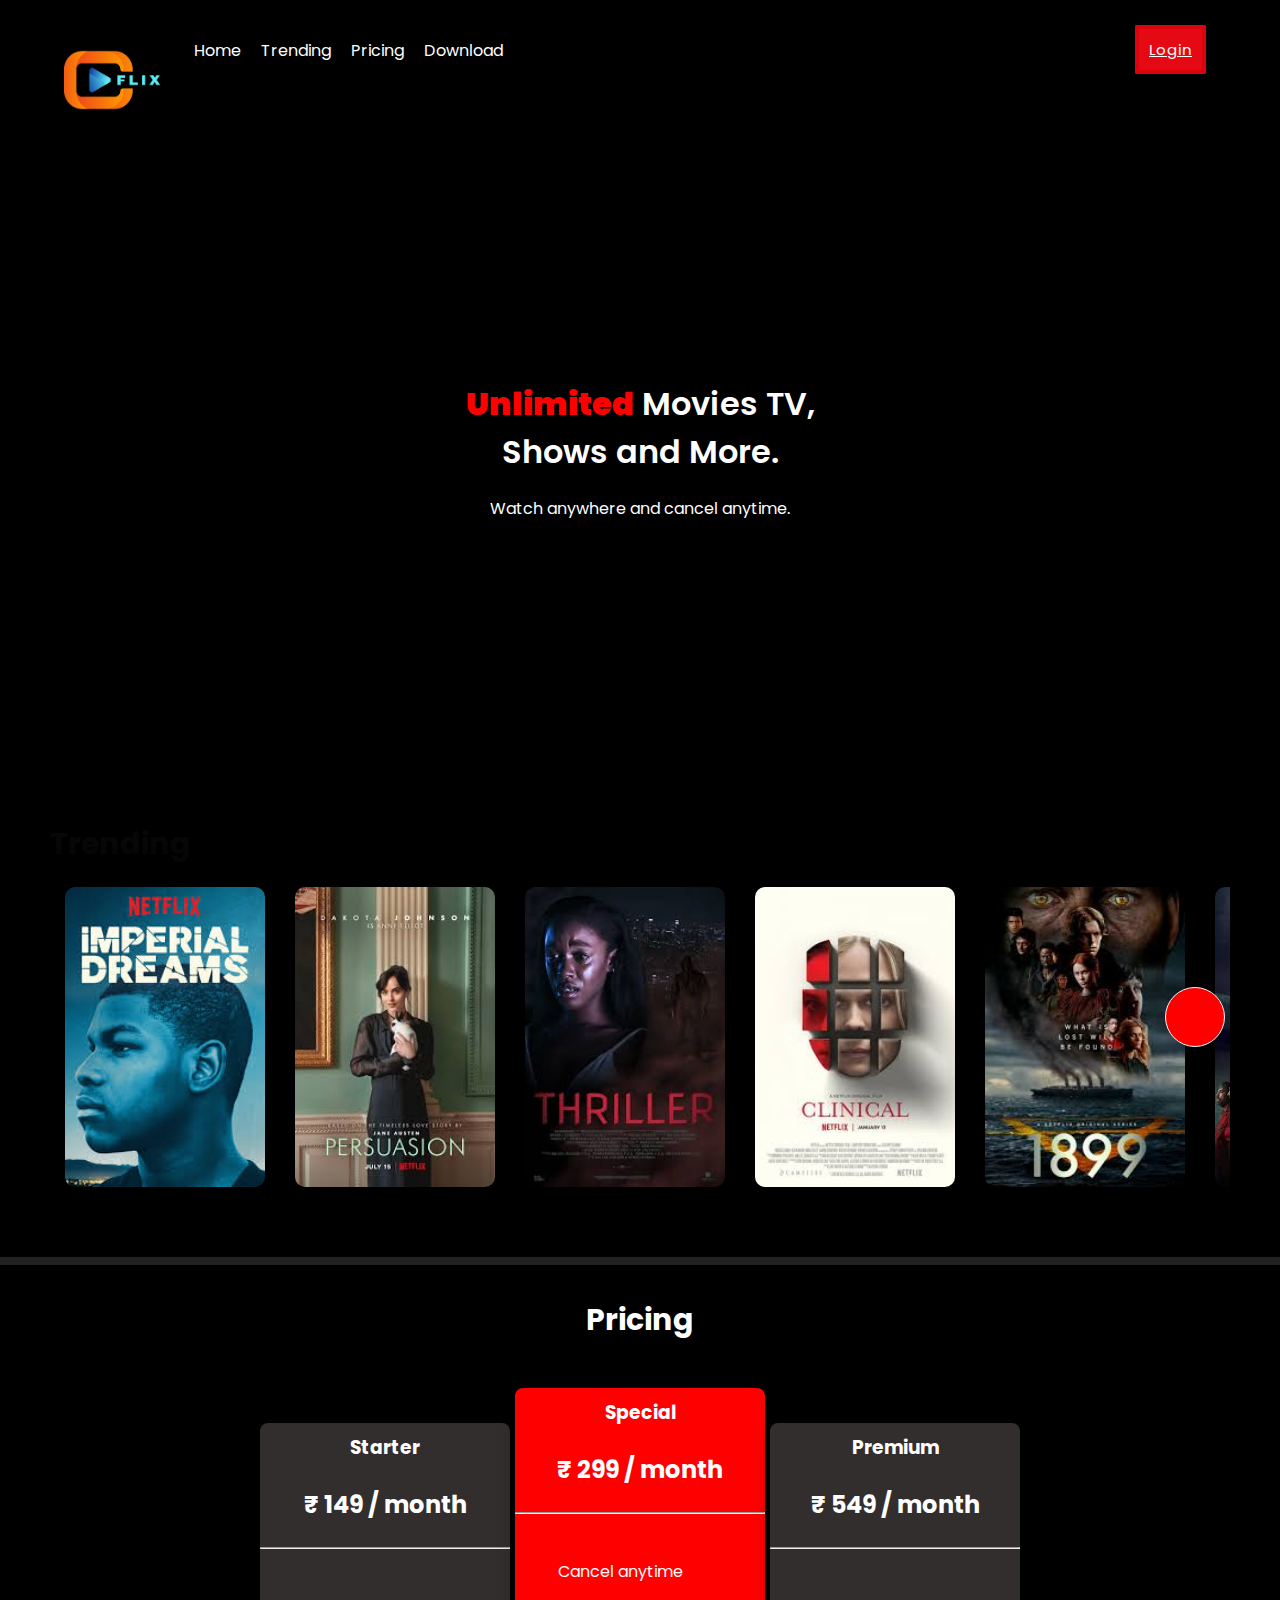
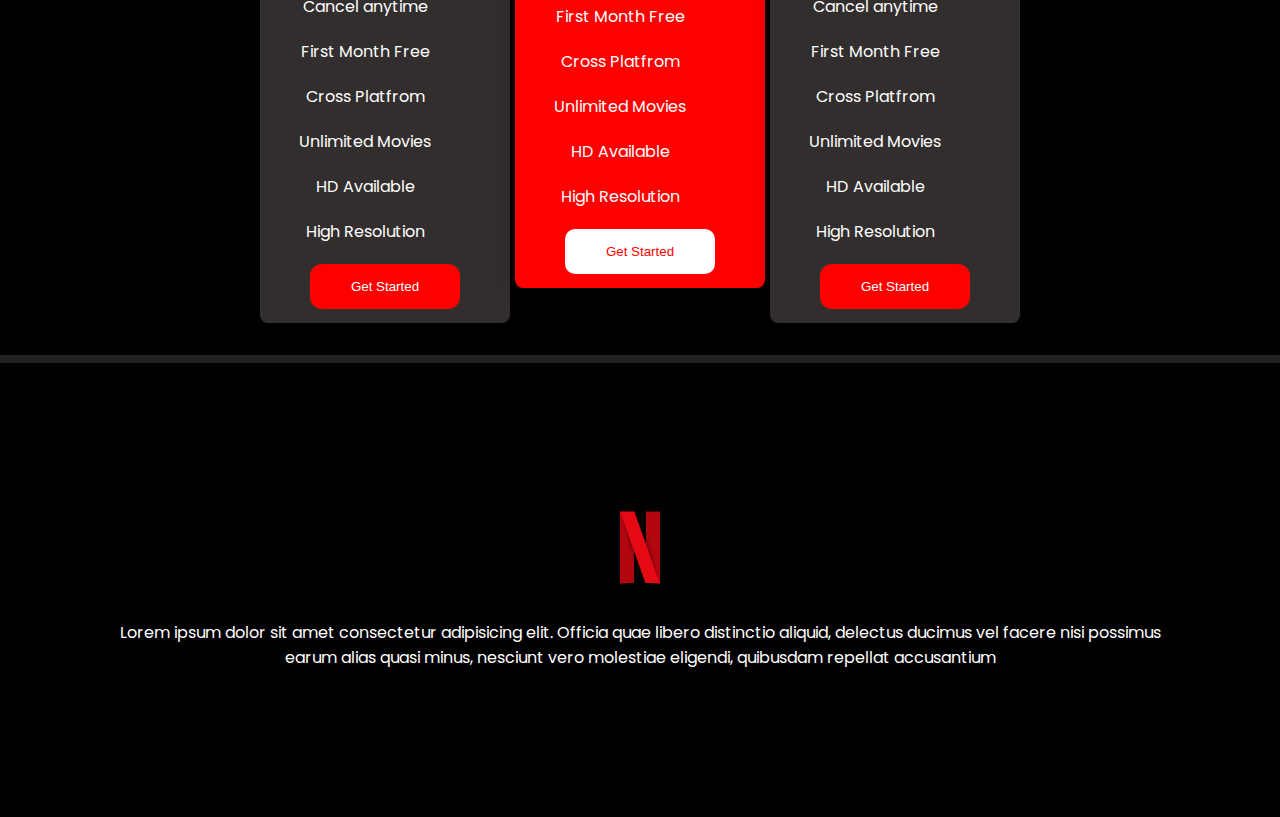
<file: landing.html>
<html>

<head>
    <meta name="description" content="Hello this is my first web page!." />
    <meta name="viewport" content="width=device-width, initial-scale=1.0" />
    <link rel="stylesheet" href="./src/css/landing.css" />
    <link rel="stylesheet" href="https://pro.fontawesome.com/releases/v5.10.0/css/all.css"
        integrity="sha384-AYmEC3Yw5cVb3ZcuHtOA93w35dYTsvhLPVnYs9eStHfGJvOvKxVfELGroGkvsg+p" crossorigin="anonymous" />
    <link rel="preconnect" href="https://fonts.googleapis.com" />
    <link rel="preconnect" href="https://fonts.gstatic.com" crossorigin />
    <link
        href="https://fonts.googleapis.com/css2?family=Poppins:ital,wght@0,100;0,200;0,300;0,400;0,500;0,600;0,700;0,800;0,900;1,100;1,200;1,300;1,400;1,500;1,600;1,700;1,800;1,900&display=swap"
        rel="stylesheet" />
    <title>Netflix India - Watch TV Shows Online, Watch Movies Online</title>
    <link rel="icon" href="./netflix-images/prime-logo.png" />
</head>

<body>
    <header>
        <nav class="navbar">
            <div class="navbar-brand">
                <img src="./netflix-images/prime-logo.png" alt="logo" class="brand-logo" />
                <ul class="nav-options" style="margin-left: 30px;">
                    <li><a href="#">Home</a></li>
                    <li><a href="#">Trending</a></li>
                    <li><a href="#">Pricing</a></li>
                    <li><a href="#">Download</a></li>
                    <!-- <li><a href="#">Search</a></li> -->
                </ul>
            </div>

            <div class="buttons">
                <a href="./Signin.html">Login</a>
                
            </div>
    </header>
    <main>
        <section class="hero">
            <div class="hero__bg__image__container">
                <!-- <img src="https://assets.nflxext.com/ffe/siteui/vlv3/9c5457b8-9ab0-4a04-9fc1-e608d5670f1a/710d74e0-7158-408e-8d9b-23c219dee5df/IN-en-20210719-popsignuptwoweeks-perspective_alpha_website_small.jpg"
                    alt="BG hero image" class="hero__bg__image" /> -->
            </div>
            <div class="hero__bg__overlay"></div>

            <div class="hero__card">
                <h1 class="hero__title"><span style="color: red;"><b>Unlimited</b></span>
                    Movies TV,<br />
                    Shows and More.
                </h1>
                <p class="hero__subtitle">Watch anywhere and cancel anytime.</p>
        </section>
        <section id="movie-card">
            <div class="card-heading">
                <h2>Trending</h2>
            </div>
            <div id="carousel" class="container">
                <div class="control-container">
                    <div id="left-scroll-button" class="left-scroll button scroll">
                        <i class="fa fa-chevron-left" aria-hidden="true"></i>
                    </div>
                    <div id="right-scroll-button" class="right-scroll button scroll">
                        <i class="fa fa-chevron-right" aria-hidden="true"></i>
                    </div>
                </div>

                <div class="items" id="carousel-items">
                    <div class="item">
                        <img class="item-image" src="../images/download (1).jpeg" />
                        <!-- <span class="item-load-icon button opacity-none"><i class="fa fa-play"></i></span> -->
                    </div>
                    <div class="item">
                        <img class="item-image" src="../images/download (2).jpeg" />
                        <!-- <span class="item-load-icon button opacity-none"><i class="fa fa-play"></i></span> -->
                    </div>
                    <div class="item">
                        <img class="item-image" src="../images/download (3).jpeg" />
                        <!-- <span class="item-load-icon button opacity-none"><i class="fa fa-play"></i></span> -->
                    </div>
                    <div class="item">
                        <img class="item-image" src="../images/download (4).jpeg" />
                        <!-- <span class="item-load-icon button opacity-none"><i class="fa fa-play"></i></span> -->
                    </div>
                    <div class="item">
                        <img class="item-image" src="../images/download.jpeg" />
                        <!-- <span class="item-load-icon button opacity-none"><i class="fa fa-play"></i></span> -->
                    </div>
                    <div class="item">
                        <img class="item-image" src="../images/images (1).jpeg" />
                        <!-- <span class="item-load-icon button opacity-none"><i class="fa fa-play"></i></span> -->
                    </div>
                    <div class="item">
                        <img class="item-image" src="../images/images (2).jpeg" />
                        <!-- <span class="item-load-icon button opacity-none"><i class="fa fa-play"></i></span> -->
                    </div>
                    <div class="item">
                        <img class="item-image" src="../images/images (3).jpeg" />
                        <!-- <span class="item-load-icon button opacity-none"><i class="fa fa-play"></i></span> -->
                    </div>
                    <div class="item">
                        <img class="item-image" src="../images/images (4).jpeg" />
                        <!-- <span class="item-load-icon button opacity-none"><i class="fa fa-play"></i></span> -->
                    </div>
                    <div class="item">
                        <img class="item-image" src="./images/images (5).jpeg" />
                        <!-- <span class="item-load-icon button opacity-none"><i class="fa fa-play"></i></span> -->
                    </div>
                </div>
            </div>

        </section>
        <section id="prize">
            <div class="prize-heading">
                <h2>Pricing</h2>
            </div>
            <div class="container">
                <div class="d-flex">
                    <div class="main">
                        <div class="carda">
                            <div class="heding" id="sec">
                                <h3 id="hed">Starter</h3>
                                <br>
                                <h2><span>₹ 149 / month</span></h2>
                            </div>
                            <br>
                            <hr>
                            <br>
                            <div class="lista">
                                <ul>
                                    <li>Cancel anytime</li>
                                    <li>First Month Free</li>
                                    <li>Cross Platfrom</li>
                                    <li>Unlimited Movies</li>
                                    <li>HD Available</li>
                                    <li>High Resolution</li>
                                </ul>
                            </div>
                            <button class="btn">Get Started</button>
                        </div>
                        <div class="card">
                            <div class="heding" id="sec">
                                <h3 id="hed">Special</h3>
                                <br>
                                <h2><span>₹ 299 / month</span></h2>
                            </div>
                            <br>
                            <hr>
                            <br>
                            <div class="lista">
                                <ul>
                                    <li>Cancel anytime</li>
                                    <li>First Month Free</li>
                                    <li>Cross Platfrom</li>
                                    <li>Unlimited Movies</li>
                                    <li>HD Available</li>
                                    <li>High Resolution</li>
                                </ul>
                            </div>
                            <button class="btnc">Get Started</button>
                        </div>
                        <div class="carda">
                            <div class="heding" id="sec">
                                <h3 id="hed">Premium</h3>
                                <br>
                                <h2><span>₹ 549 / month</span></h2>
                            </div>
                            <br>
                            <hr>
                            <br>
                            <div class="lista">
                                <ul>
                                    <li>Cancel anytime</li>
                                    <li>First Month Free</li>
                                    <li>Cross Platfrom</li>
                                    <li>Unlimited Movies</li>
                                    <li>HD Available</li>
                                    <li>High Resolution</li>
                                </ul>
                            </div>
                            <button class="btn">Get Started</button>
                        </div>

                    </div>
                </div>
            </div>
        </section>
        
            <footer id="bottom">
                <div class="footer-content">
                    <div class="logo-image">
                        <img src="../images/logoN.png" alt="logoN" width="100" height="100" />
                    </div>
                    <p>Lorem ipsum dolor sit amet consectetur adipisicing elit. Officia quae libero distinctio aliquid, delectus
                        ducimus vel facere nisi possimus earum alias quasi minus, nesciunt vero molestiae eligendi, quibusdam
                        repellat accusantium</p>
                        <div class="social-icons">
                            <a href="#" class="social-icon"><i class="fab fa-twitter"></i></a>
                            <a href="#" class="social-icon"><i class="fab fa-instagram"></i></a>
                            <a href="#" class="social-icon"><i class="fab fa-facebook"></i></a>
                        </div>
                </div>
            </footer>

        <script type="text/javascript" src="./src/js/landing.js"></script>

    </main>
</body>

</html>
</file>
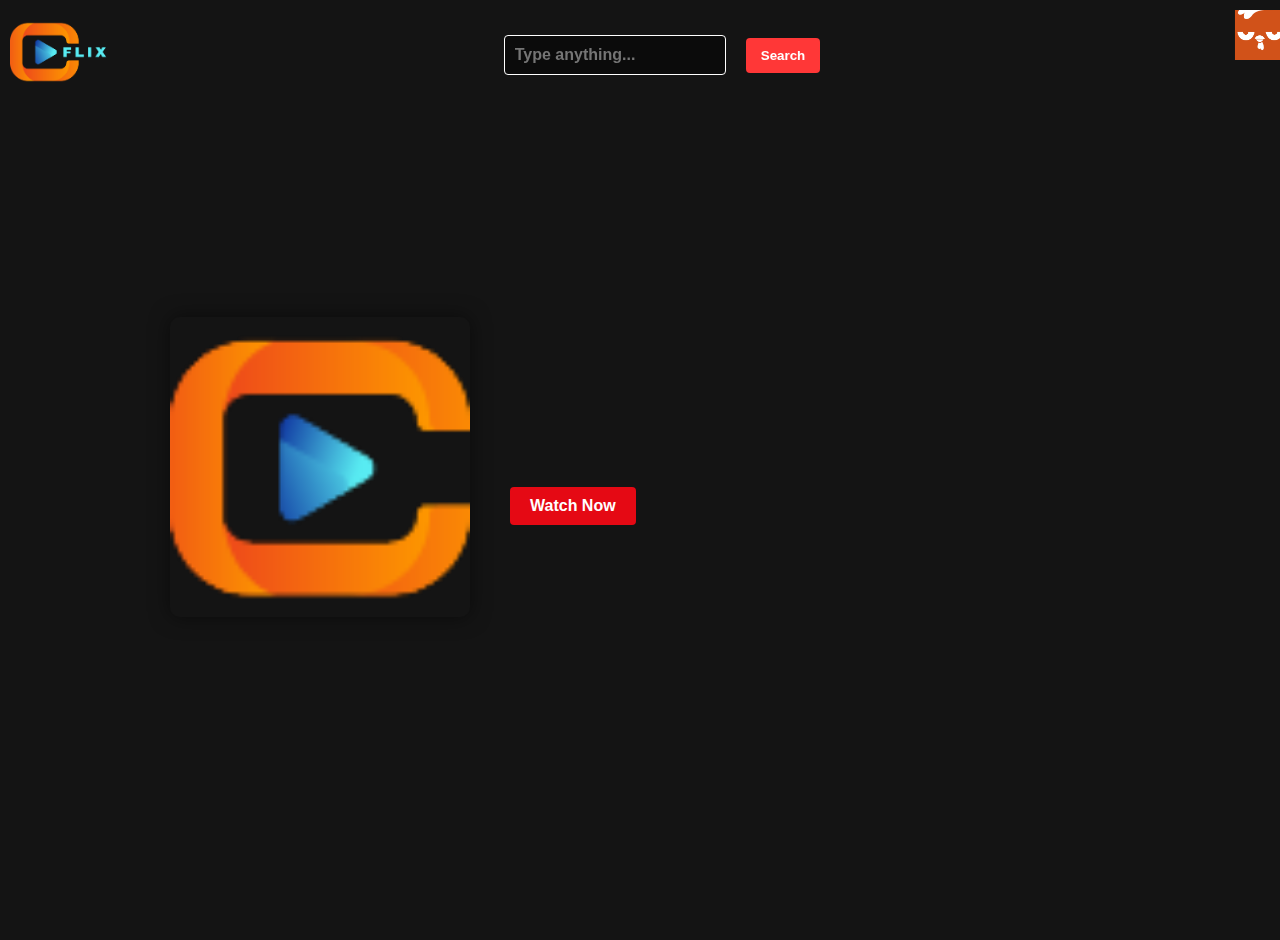
<file: movie.html>
<!DOCTYPE html>
<html lang="en">

<head>
    <meta charset="UTF-8">
    <meta name="viewport" content="width=device-width, initial-scale=1.0">
    <link href="https://fonts.googleapis.com/css2?family=Poppins:wght@400;600;700&display=swap" rel="stylesheet">
    <link rel="stylesheet" href="https://cdnjs.cloudflare.com/ajax/libs/font-awesome/5.15.3/css/all.min.css">

    <link rel="icon" href="netflix-images/icon.png" type="image/png">
    <title>Movie Details</title>
    <link rel="stylesheet" href="./src/css/movstyle.css">
</head>

<body>
    
    <div class="nav" id="nav">
        <a href="index.html">
            <img src="netflix-images/prime-logo.png" alt="" class="nav_logo"></a>
            <div class="search-container">
                <input type="text" id="searchInput" class="banner_button" placeholder="Type anything...">
                <button class="banner_button" onclick="searchMovies()">Search</button>
            </div>
            <a href="#">
            
            <div class="user-profile">
                <img src="netflix-images/netflix-avatar.png" alt="" class="nav_avatar"></a>
                <div class="profile-options">
                  <ul>
                    <li><i class="fas fa-exchange-alt"></i><a href="./transfer.html"> Transfer Profiles</a></li>
                    <li><i class="fas  fa-user"></i><a href="./account.html"> Account </a></li>
                    <hr>
                    <li class="sign-out">
                        <a href="./landing.html"> Sign Out</a></li>
                  </ul>
                </div>
              </div>
     </div>
       

	 
	
    <div class="movie-details-container">
        <div class="backdrop-image"></div>
        <div class="content-container">
            <div class="movie-poster">
                <img src="netflix-images/icon2.png" alt="Movie Poster" id="moviePoster">
            </div>
            <div class="movie-info">
                <h1 id="movieTitle"></h1>
                <div class="details">
                    <div id="movieDetails"></div>
                    <div class="info-row">
                        <div class="rating">
                            <span id="rating"></span>
                        </div>
                        <div class="genre" id="genre"></div>
                        <div class="runtime" id="runtime"></div>
                        <div class="year" id="year"></div>
                    </div>
                </div>
                <div class="synopsis" id="synopsis"></div>
                <div class="actions">
                   
			    <button id="openPopupBtn" class="watch-btn">Watch Now</button>

    <div id="videoPopup" class="popup">
        <div class="popup-content">
            <span class="close">&times;</span>
            <iframe id="video-frame" src="" frameborder="0" allowfullscreen></iframe>
        </div>
    </div>
                </div>
            </div>
        </div>
    </div>
    <div class="row">
        <div class="row_posters" id="searchResults"></div>
    </div>


<script src="./src/js/movie.js"></script>

</body>

</html>
</file>
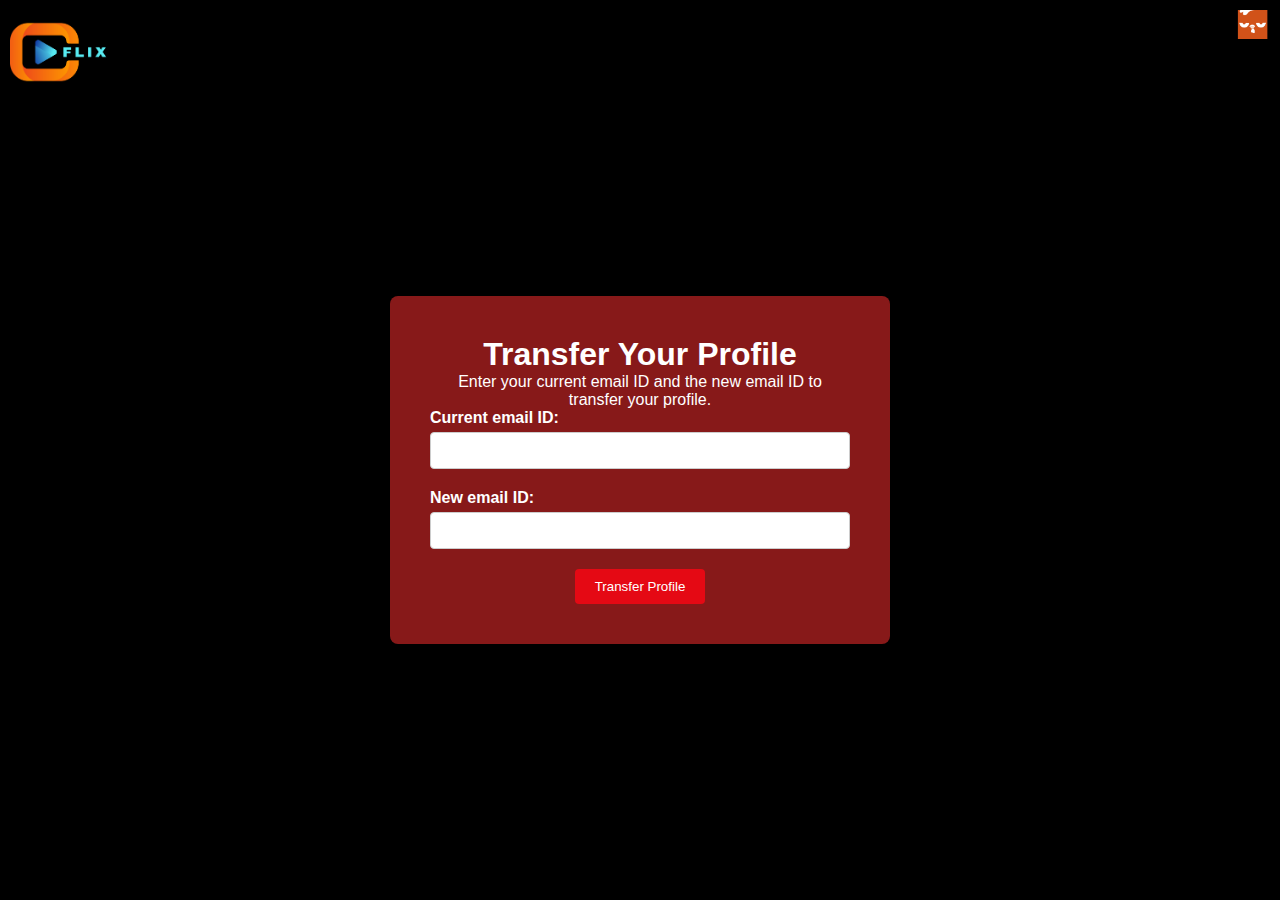
<file: transfer.html>
<!DOCTYPE html>
<html lang="en">
<head>
    <meta charset="UTF-8">
    <meta name="viewport" content="width=device-width, initial-scale=1.0">
    <title>Transfer Your Profile</title>
    <link rel="stylesheet" href="https://cdnjs.cloudflare.com/ajax/libs/font-awesome/5.15.3/css/all.min.css">
    <link rel="stylesheet" href="./src/css/transfer.css">
    <link rel="stylesheet" href="./src/css/styles.css">
    
    
</head>
<body>
    <div class="nav" id="nav">
        <a href="index.html">
            <img src="netflix-images/prime-logo.png" alt="" class="nav_logo"></a>
            
        <a href="#">
            
          <div class="user-profile">
            <img src="netflix-images/netflix-avatar.png" alt="" class="nav_avatar"></a>
            <div class="profile-options">
              <ul>
                <li><i class="fas fa-exchange-alt"></i><a href="./transfer.html"> Transfer Profiles</a></li>
                <li><i class="fas  fa-user"></i><a href="./account.html"> Account </a></li>
                <hr>
                <li class="sign-out">
                    <a href="./landing.html"> Sign Out</a></li>
              </ul>
            </div>
          </div>
            
    </div>
    <br>
    <br>
    <br>
    <br>
    <br>
    <div class="container">
     
     <main>
        <div class="transfer-container">
          <h1>Transfer Your Profile</h1>
          <p>Enter your current email ID and the new email ID to transfer your profile.</p>
          <form>
            <div class="form-group">
              <label for="current-email">Current email ID:</label>
              <input type="email" id="current-email" name="current-email" required>
            </div>
            <div class="form-group">
              <label for="new-email">New email ID:</label>
              <input type="email" id="new-email" name="new-email" required>
            </div>
            <button type="submit" class="transfer-btn">Transfer Profile</button>
          </form>
        </div>
      </main>
</body>
</html>
</file>
<file: src/css/landing.css>
* {
  margin: 0;
  padding: 0;
  box-sizing: border-box;
}
body {
  background-color: black;
  color: white;
  font-family: "Poppins", sans-serif;
}
/* .navbar {
  position: absolute;
  top: 0;
  width: 100%;
  display: flex;
  justify-content: space-between;
  padding: 3% 5%;
  z-index: 10;
}
.navbar-brand {
  width: 100px;
  height: 100%;
  display: flex;
  justify-content: space-between;
}

.brand-logo {
  width: 100%;
  height: 100%;
}
.nav-options {
  list-style-type: none;
  margin: 0;
  padding: 0;
  display: flex;
}

.nav-options li {
  margin-right: 20px;
}

.nav-options li a {
  color: #fff;
  text-decoration: none;
  transition: color 0.3s;
}

.nav-options li a:hover {
  color: #e50914;
}

.buttons {
  margin-left: 20px;
}

.buttons button {
  background-color: #e50914;
  color: #fff;
  border: none;
  cursor: pointer;
  border: 4px solid #dc030f;
  border-radius: 2px;
  font-size: 15px;
  letter-spacing: 1px;
  font-family: "Poppins", sans-serif;
  padding: 15px 10px;
  width: 150px;
  margin-right: 10px;
  border: none;
} */

/* Default styles */
.navbar {
    position: absolute;
    top: 0;
    width: 100%;
    display: flex;
    justify-content: space-between;
    padding: 3% 5%;
    z-index: 10;
}

.navbar-brand {
    width: 100px;
    height: 100%;
    display: flex;
    justify-content: space-between;
}

.brand-logo {
    width: 100%;
    height: 100%;
}

.nav-options {
    list-style-type: none;
    margin: 0;
    padding: 0;
    display: flex;
}

.nav-options li {
    margin-right: 20px;
}

.nav-options li a {
    color: #fff;
    text-decoration: none;
    transition: color 0.3s;
}

.nav-options li a:hover {
    color: #e50914;
}

.buttons {
    margin-left: 20px;
}

.buttons a {
    background-color: #e50914;
    color: #fff;
    border: 4px solid #dc030f;
    border-radius: 2px;
    font-size: 15px;
    letter-spacing: 1px;
    font-family: "Poppins", sans-serif;
    padding: 10px 10px;
    width: 150px;
    margin-right: 10px;
    cursor: pointer;
}

/* Responsive styles */
@media screen and (max-width: 768px) {
    .navbar {
        padding: 2% 3%; /* Adjust padding for smaller screens */
    }

    .nav-options {
        display: none; /* Hide navigation links by default on smaller screens */
    }

    .buttons {
        margin-left: 10px; /* Adjust margin for buttons on smaller screens */
    }
}

@media screen and (max-width: 576px) {
    .navbar-brand {
        width: 60px; /* Reduce width of brand logo container for smaller screens */
    }

    .buttons button {
        padding: 10px; /* Adjust padding for buttons on smaller screens */
        width: auto; /* Allow button width to adjust based on content */
    }
}


.buttons button:hover {
  background-color: #ff3e3e;
}

.hero__bg__image__container {
  width: 100%;
  height: 69vh;
}

.hero__bg__image {
  width: 100%;
  height: 100%;
  object-fit: cover;
}

.hero__bg__overlay {
  position: absolute;
  inset: 0;
  width: 100%;
  height: 100vh;
  background: rgba(0, 0, 0, 0.4);
  /* background-image: linear-gradient(
    to top,
    rgb(20 20 15) 0,
    rgb(0 0 0 / 7%) 60%,
    rgb(8 7 7 / 80%) 100%
  ); */
  background-image: linear-gradient(rgba(0, 0, 0, 0.6), rgba(0, 0, 0, 0.98)),
    url("https://assets.nflxext.com/ffe/siteui/vlv3/9c5457b8-9ab0-4a04-9fc1-e608d5670f1a/710d74e0-7158-408e-8d9b-23c219dee5df/IN-en-20210719-popsignuptwoweeks-perspective_alpha_website_small.jpg");
}

.hero__card {
  position: absolute;
  top: 50%;
  left: 50%;
  transform: translate(-50%, -50%);
  text-align: center;
  display: flex;
  flex-direction: column;
  gap: 10px;
}

.hero__title {
  font-weight: 600;
  font-size: 2rem;
  color: white;
}

.hero__subtitle {
  font-weight: 400;
  font-size: 1rem;
  color: white;
  margin-top: 10px;
}

.email__input {
  border: none;
  background: transparent;
  width: 100%;
  height: 100%;
  padding-left: 7px;
}
.email__label {
  color: black;
  position: absolute;
  top: 28%;
  left: 2%;
  color: rgb(153, 149, 149);
  transition: 0.5s;
}

.email__form__container {
  display: flex;
  flex-direction: column;
  justify-content: center;
  align-items: center;
  gap: 15px;
  margin-top: 10px;
}

.form__container {
  background-color: white;
  width: 150%;
  height: 50px;
  position: relative;
  border-radius: 20px;
  margin-top: 15px;
}

.email__input:focus + .email__label {
  top: 0.2rem;
  font-size: 10px;
}

.email__input:not(:placeholder-shown).email__input:not(:focus) + .email__label {
  top: 0.2rem;
  font-size: 10px;
}

.email__input:focus-visible {
  outline: none;
}
#movie-card {
  margin: 0;
  padding: 0;
  margin: 200px 50px 0px 50px;
  background-color: black;
}

.card-heading {
  color: white;
  background-color: black;
  font-size: 20px;
  font-family: "Poppins", sans-serif;
}
.items {
  white-space: nowrap;
  flex-flow: row nowrap;
  justify-content: space-between;
  overflow: hidden;
  display: flex;
  align-self: center;
}

.items:hover .item {
  opacity: 0.3;
}
.items:hover .item:hover {
  opacity: 1;
}
.control-container {
  height: 300px;
  position: absolute;
  width: 100%;
  overflow: hidden;
  box-sizing: border-box;
}
.container {
  -webkit-user-select: none;
  -moz-user-select: none;
  -ms-user-select: none;
  user-select: none;
  min-height: 350px;
  position: relative;
  width: 100%;
  box-sizing: border-box;
  overflow: hidden;
  display: flex;
  flex-flow: row nowrap;
  justify-content: center;
  /* margin-top: 100px; */
}
.left-scroll {
  left: 0;
}
.left-scroll i {
  transform: translate(-60%, -50%);
}
.right-scroll {
  right: 0;
}
.right-scroll i {
  transform: translate(-40%, -50%);
}
.scroll {
  position: absolute;
  display: inline-block;
  /* color: #f6f6f6; */
  background-color: red;
  top: 50%;
  transform: translate(0, -50%);
  width: 60px;
  height: 60px;
  border: 1px solid #f6f6f6;
  border-radius: 60px;
  margin: 0 5px;
  z-index: 951;
}
.scroll i {
  font-size: 30px;
  position: relative;
  left: 50%;
  top: 50%;
}

.item {
  position: relative;
  align-self: center;
  width: 200px;
  height: 350px;
  margin: 20px 15px;
  transition: all 0.3s ease-in-out;
  cursor: pointer;
  z-index: 899;
}
.item:hover {
  transform: scale(1.5);
  margin: 30px;
  opacity: 1;
  z-index: 950;
}
.item:hover .opacity-none {
  opacity: 1;
}
.item .item-load-icon {
  left: 50%;
  top: 50%;
  transform: translate(-50%, -50%);
}
.item .opacity-none {
  opacity: 0;
}
.item img.item-image {
  width: 200px;
  height: 300px;
  -o-object-fit: cover;
  object-fit: cover;
  border-radius: 10px;
}

#prize {
  width: 100%;
  border-top: 8px solid #222;
  padding: 2rem 1rem;
}
.prize-heading {
  padding: 0px 0px 40px 0px;
  text-align: center;
  font-size: 20px;
  font-family: "Poppins", sans-serif;
}
.main {
  width: 100%;
  display: flex;
}
.carda {
  display: inline;
  box-sizing: border-box;
  margin: 40px 0px 0px 0px;
  width: 250px;
  box-shadow: 1px black;
  box-shadow: 0 4px 8px 0 rgba(0, 0, 0, 0.2), 0 6px 20px 0 rgba(0, 0, 0, 0.19);
  text-align: center;
  border-radius: 8px;
  background: rgb(51, 46, 46);
  height: 500px;
  color: white;
}
.card {
  display: inline;
  box-sizing: border-box;
  margin: 5px;
  width: 250px;
  box-shadow: 1px black;
  box-shadow: 0 4px 8px 0 rgba(0, 0, 0, 0.2), 0 6px 20px 0 rgba(0, 0, 0, 0.19);
  text-align: center;
  border-radius: 8px;
  background: red;
  height: 500px;
  color: white;
}
.lista ul {
  list-style: none;
  margin-right: 40px;
  font-family: "Poppins", sans-serif;
}
.lista li {
  margin: 20px;
  font-family: "Poppins", sans-serif;
}

.card .carda .heding {
  color: white;
  border-radius: 8px;
  box-sizing: border-box;
  color: white;
  cursor: pointer;
  display: flex;
  flex-direction: column;
  margin: 8px;
  min-height: 83px;
  padding: 10px 16px;
  font-family: "Poppins", sans-serif;
}
.heding {
  margin-top: 10px;
}
.card:hover {
  transform: scale(1.03);
  transition-duration: 0.5s;
}
.carda:hover {
  transform: scale(1.03);
  transition-duration: 0.5s;
}

.btn {
  padding: 15px 10px;
  background: gainsboro;
  color: white;
  border-radius: 12px;
  width: 150px;
  margin: 0px 50px;
  background-color: red;
  border: none;
}
.btnc {
  padding: 15px 10px;
  background: gainsboro;
  color: red;
  border-radius: 10px;
  width: 150px;
  margin: 0px 50px;
  background-color: white;
  border: none;
}

.btn:hover {
  transform: scale(1.03);
  transition-duration: 0.5s;
}

.btn a {
  text-decoration: none;
  color: rgb(28, 19, 19);
}
.btnc:hover {
  transform: scale(1.03);
  transition-duration: 0.5s;
}

.btnc a {
  text-decoration: none;
  color: rgb(28, 19, 19);
}

/* Default styles */
/* #prize {
    width: 100%;
    border-top: 8px solid #222;
    padding: 2rem 1rem;
}

.prize-heading {
    padding: 10px 0px 40px 0px;
    text-align: center;
    font-size: 20px;
    font-family: "Poppins", sans-serif;
}

.main {
    width: 100%;
    display: flex;
    flex-wrap: wrap;
    justify-content: center;
}

.carda{
   box-sizing: border-box;
    margin: 20px;
    width: 250px;
    box-shadow: 0 4px 8px 0 rgba(0, 0, 0, 0.2), 0 6px 20px 0 rgba(0, 0, 0, 0.19);
    text-align: center;
    border-radius: 8px;
    background: rgb(39, 37, 37);
    height: 500px;
    color: white;
    transition: transform 0.5s; 
}
.card {
    box-sizing: border-box;
    margin: 20px;
    width: 250px;
    box-shadow: 0 4px 8px 0 rgba(0, 0, 0, 0.2), 0 6px 20px 0 rgba(0, 0, 0, 0.19);
    text-align: center;
    border-radius: 8px;
    background: red;
    height: 500px;
    color: white;
    transition: transform 0.5s; 
}

.lista ul {
    list-style: none;
    padding: 0;
}

.lista li {
    margin: 20px 0;
    font-family: "Poppins", sans-serif;
}

.btn,
.btnc {
    padding: 15px 10px;
    background: gainsboro;
    color: white;
    border-radius: 12px;
    width: 150px;
    margin: 20px;
    background-color: red;
    border: none;
}

.btnc {
    background-color: white;
    color: red;
}
.btn {
    background-color: white;
    color: red;
}

/* Hover effect */
.carda:hover,
.card:hover {
    transform: scale(1.03);
}

/* Responsive Styles */
/* @media screen and (max-width: 768px) {
    .carda,
    .card {
        width: calc(50% - 40px);
    }
}

@media screen and (max-width: 480px) {
    .carda,
    .card {
        width: calc(100% - 40px);
    }
}  */

.feature {
  border-top: 8px solid #222;
  padding: 2rem 1rem;
}
#bottom{
   width: 100%;
    border-top: 8px solid #222;
    padding: 2rem 1rem;
  background-color: black;

}

footer {
    background-color: #333;
    color: #fff;
    padding: 20px 0;
}

.footer-content {
    max-width: 1200px;
    margin: 80px 80px;
    text-align: center;
}

.logo-image img {
    width: 80px;
    height: auto;
}

.social-icons {
    margin-top: 10px;
}

.social-icon {
    display: inline-block;
    margin: 0 5px;
    font-size: 24px;
    color: #fff;
    text-decoration: none;
}

.social-icon:hover {
    color: #55acee; /* Twitter */
}

.social-icon:nth-child(2):hover {
    color: #3f729b; /* Instagram */
}

.social-icon:last-child:hover {
    color: #3b5998; /* Facebook */
}


.FAQ__accordian {
  width: 100%;
}
.FAQ__title {
  width: 100%;
  display: flex;
  justify-content: space-between;
  padding: 15px 20px;
  font-size: 18px;
  background-color: #303030;
  border: 1px solid #303030;
  color: white;
}

.FAQ__visible {
  background-color: #303030;
  border-top: 1px solid black;
  max-height: 0;
  overflow: hidden;
  transition: max-height 0.5s ease-in-out;
}

.FAQ__visible > p {
  margin: 1rem;
}
.FAQ__list__container {
  border-top: 8px solid #222;
  padding: 2rem 0;
}
.FAQ__heading {
  font-size: 20px;
  text-align: center;
  font-weight: 600;
  margin: 1rem 3rem;
}

.FAQ__list {
  display: flex;
  flex-direction: column;
  justify-content: center;
  align-items: center;
  gap: 10px;
}

.FAQ__get__started__email {
  text-align: center;
}

.FAQ__get__started__email > h3 {
  font-size: 18px;
  font-weight: 400;
  margin: 2rem 0;
}
</file>
<file: src/css/movstyle.css>
/* movstyle.css */
html, body {
    background-color: #141414;
    margin: 0;
    color: #ffffff;
    font-family: 'Poppins', sans-serif;
}

.nav {
    position: fixed;
    width: 100%;
    display: flex;
    justify-content: space-between;
    z-index: 1;
    padding: 10px;
    transition-timing-function: ease-in;
    transition: all 0.5s;
}
.nav_black {
    background-color: black;
    padding: 10px;
}
.nav_logo {
    width: 100px;
    object-fit: contain;
}

.nav_avatar {
    width: 60px;
    object-fit: contain;
}

iframe {
    width: flex;
    padding-top: 56.25%;
    position: relative;
}

iframe iframe {
    position: absolute;
    top: 0;
    left: 0;
    width: flex;
    height: flex;
}

iframe {
    width: 50vw;
    height: calc(60vh - 80px);
    padding: 10px;
    margin-top: auto;

}
.movie-details-container {
    position: relative;
    height: 100vh;
    overflow: hidden;
}

.backdrop-image {
    position: absolute;
    top: 0;
    left: 0;
    width: 100%;
    height: 100%;
    background-size: cover;
    background-position: center;
    filter: blur(20px);
    z-index: -1;
}

.content-container {
    display: flex;
    justify-content: center;
    align-items: center;
    height: 100%;
    padding: 20px;
}

.movie-poster {
    flex: 0 0 300px;
    margin-right: 40px;
}

.movie-poster img {
    width: 100%;
    border-radius: 10px;
    box-shadow: 0 0 20px rgba(0, 0, 0, 0.5);
}

.movie-info {
    flex: 1;
    max-width: 600px;
}

.movie-info h1 {
    font-size: 48px;
    margin-bottom: 20px;
}

.details {
    display: flex;
    flex-direction: column;
    margin-bottom: 20px;
}

.info-row {
    display: flex;
    align-items: center;
    margin-bottom: 10px;
}

.rating,
.genre,
.runtime,
.year {
    margin-right: 20px;
    font-size: 14px;
}

.synopsis {
    margin-bottom: 30px;
    line-height: 1.5;
}

.actions {
    display: flex;
    align-items: center;
}

.watch-btn {
    background-color: #e50914;
    color: #ffffff;
    border: none;
    border-radius: 4px;
    padding: 10px 20px;
    font-size: 16px;
    font-weight: bold;
    margin-right: 20px;
    cursor: pointer;
}

.add-btn {
    background-color: rgba(109, 109, 110, 0.7);
    color: #ffffff;
    border: none;
    border-radius: 4px;
    padding: 10px 20px;
    font-size: 16px;
    font-weight: bold;
    cursor: pointer;
}
.popup {
    display: none;
    position: fixed;
    z-index: 1;
    left: 0;
    top: 0;
    width: 100%;
    height: 100%;
    overflow: auto;
    background-color: rgba(0, 0, 0, 0.8);
}

.popup-content {
    background-color: #141414;
    margin: 5% auto;
    padding: 20px;
    border: 1px solid #888;
    width: 80%;
    max-width: 800px;
}

.close {
    color: #aaa;
    float: right;
    font-size: 28px;
    font-weight: bold;
}

.close:hover,
.close:focus {
    color: #fff;
    text-decoration: none;
    cursor: pointer;
}

.HD:active,
.facebook-like:active,
a.href:active {
    outline: none;
    -webkit-tap-highlight-color: transparent;
    /* This will remove the tap highlight on mobile devices */
}

.search-container {
    margin: auto;
}

.search-container input[type="text"] {
    padding: 10px;
    width: 200px;
    border-radius: 4px;
    border: 1px solid #ffffff;
    font-size: 16px;
}

.search-container button {
    padding: 10px 15px;
    border: none;
    border-radius: 4px;
    background-color: #ff3737;
    color: #ffffff;
    cursor: pointer;
    transition: background-color 0.3s;
}

.search-container button:hover {
    background-color: #ff0000;
}
.banner_button {
    cursor: pointer;
    color: rgb(0, 0, 0);
    outline: none;
    border: none;
    font-weight: 700;
    border-radius: 0.5vw;
    padding-left: 2rem;
    padding-right: 2rem;
    margin-right: 1rem;
    padding-top: 0.5rem;
    padding-bottom: 0.5rem;
    background-color: rgba(3, 3, 3, 0.463);
}
.banner_button:hover {
    color: rgb(255, 255, 255);
    background-color: whitesmoke;
    transition: all 0.2s;
    transform: scale(1.04);
    background-color: rgba(51, 51, 51, 0.5);
}


.row {
    margin-left: 20px;
}
.row_posters {
    display: flex;
    overflow-y: hidden;
    overflow-x: scroll;
    padding: 20px;
    scroll-behavior: smooth;
    scroll-snap-type: x mandatory;
}

.row_posters::-webkit-scrollbar {
    display: none;
}

.row_poster {
    width: auto;
    margin-right: 10px;
    transition: transform 450ms;
    display: flex;
    padding: 5px;
    scroll-snap-align: center;
    border-radius: 8px;
    background-color: rgba(255, 255, 255, 0.1);
    box-shadow: 0 0 10px rgba(0, 0, 0, 0.3);
}


.movie-item {
    margin-bottom: 20px;
    padding: 20px;
    background-color: #333;
    border-radius: 8px;
    overflow: hidden;
}

.movie-item img.large {
    width: 100%;
    border-radius: 8px;
    margin-bottom: 15px;
}

.movie-item h2 {
    font-size: 24px;
    margin-bottom: 10px;
}

.movie-item p {
    font-size: 16px;
    margin-bottom: 10px;
    color: #ccc;
}

.small {
    max-width: 200px;
    max-height: 120px;
    transition: transform 450ms;
    object-fit: contain;
    margin-right: 10px;
}

.large {
    max-width: 175px;
    max-height: 245px;
    object-fit: contain;
    margin-right: 10px;
    transition: transform 450ms;
}

.large:hover,
.small:hover {
    transform: scale(1.1);
    box-shadow: 0 0 20px rgba(255, 255, 255, 0.5);
}

/* Media Queries */
@media only screen and (max-width: 768px) {
    /* Adjustments for smaller screens */
    .nav_logo {
        width: 80px;
    }

    .nav_avatar {
        width: 40px;
    }

    .movie-poster {
        flex: 0 0 200px;
    }

    .movie-info h1 {
        font-size: 36px;
    }

    .rating,
    .genre,
    .runtime,
    .year {
        font-size: 12px;
    }

    .banner_button {
        padding-left: 1.5rem;
        padding-right: 1.5rem;
        margin-right: 0.5rem;
    }
}

/* Additional Media Queries for even smaller screens if needed */
@media only screen and (max-width: 480px) {
    /* Adjustments for very small screens */
    .nav_logo {
        width: 60px;
    }

    .nav_avatar {
        width: 30px;
    }

    .movie-poster {
        flex: 0 0 150px;
    }

    .movie-info h1 {
        font-size: 24px;
    }

    .rating,
    .genre,
    .runtime,
    .year {
        font-size: 10px;
    }

    .banner_button {
        padding-left: 1rem;
        padding-right: 1rem;
        margin-right: 0.3rem;
    }
}


/* account  details */
.user-profile {
    position: relative;
    display: inline-block;
  }
  
  .user-profile .fas {
    cursor: pointer;
    color: #fff;
    text-align: center;
    transition: transform 0.3s;
  }
  
  .user-profile:hover .fas {
    transform: scale(1.2);
  }
  
  .profile-options {
    display: none;
    position: absolute;
    right: 0;
    background-color: rgba(0, 0, 0, 0.3);
    min-width: 200px;
    box-shadow: 0px 8px 16px 0px rgba(0, 0, 0, 0.2);
    z-index: 1;
  }
  
  .profile-options ul {
    list-style-type: none;
    padding: 0;
    margin: 0;
  }
  
  .profile-options li {
    padding: 12px 16px;
    text-decoration: none;
    display: flex;
    align-items: center;
    color: #fff;
  }
  
  .profile-options li:hover {
    background-color: #444;
  }
  
  .profile-options li .fas {
    margin-right: 12px;
    color: #fff;
  }
  
  .profile-options li span {
    flex-grow: 1;
    text-align: right;
    font-size: 14px;
  }
  
  .profile-options hr {
    border: none;
    border-top: 1px solid #555;
    margin: 8px 0;
  }
  
  .profile-options .sign-out {
    padding: 8px 16px;
  }
  
  .user-profile:hover .profile-options {
    display: block;
  }
  
  
  .profile-options hr {
    border: none;
    border-top: 1px solid #555;
    margin: 8px 0;
  }
  
  .profile-options .sign-out {
    padding: 8px 16px;
    margin: 0px 34px;
  }
.profile-options li a{
    color: #ffffff;
}
a:link{
    text-decoration: none;
    color: #fff;
}
</file>
<file: src/css/transfer.css>
header {
    background-color: #e50914;
    padding: 20px;
  }
  

  .logo img {
    height: 40px;
  }
  
  main {
    display: flex;
    justify-content: center;
    align-items: center;
    min-height: calc(100vh - 140px);
  }
  
  .transfer-container {
    background-color: #871919;
    padding: 40px;
    border-radius: 8px;
    box-shadow: 0 2px 4px rgba(0, 0, 0, 0.1);
    max-width: 500px;
    width: 100%;
    text-align: center;
  }
  
  .form-group {
    margin-bottom: 20px;
    text-align: left;
  }
  
  label {
    display: block;
    font-weight: bold;
    margin-bottom: 5px;
  }
  
  input[type="email"] {
    width: 100%;
    padding: 10px;
    border: 1px solid #ccc;
    border-radius: 4px;
  }
  
  .transfer-btn {
    background-color: #e50914;
    color: #fff;
    border: none;
    padding: 10px 20px;
    border-radius: 4px;
    cursor: pointer;
    transition: background-color 0.3s ease;
  }
  
  .transfer-btn:hover {
    background-color: #b00710;
  }
</file>
<file: src/css/styles.css>
* {
    margin: 0;
    box-sizing: border-box;
}

.nav_logo {
    width: 100px;
    object-fit: contain;
}

.nav_avatar {
    width: 100px;
    object-fit: contain;
}

.banner_contents {
    margin-left: 40px;
    padding-top: 140px;
    height: 200px;
}

.banner_title {
    font-size: 2.5rem;
    font-weight: 800;
    padding-bottom: 0.3rem;
}

.banner_description {
    width: 45rem;
    line-height: 1.3;
    padding-top: 1rem;
    font-size: 1rem;
    max-width: 80vw;
    height: 180px;
}

.banner_button {
    cursor: pointer;
    color: rgb(0, 0, 0);
    outline: none;
    border: none;
    font-weight: 700;
    border-radius: 0.5vw;
    padding-left: 2rem;
    padding-right: 2rem;
    margin-right: 1rem;
    padding-top: 0.5rem;
    padding-bottom: 0.5rem;
    background-color: rgba(3, 3, 3, 0.463);
}

.banner_button:hover {
    color: rgb(255, 255, 255);
    background-color: whitesmoke;
    transition: all 0.2s;
    transform: scale(1.04);
    background-color: rgba(51, 51, 51, 0.5);
}

.banner_fade {
    margin-top: 180px;
    height: 7.5rem;
    background-image: linear-gradient(180deg, transparent, rgba(37, 37, 37, 0.61), black);
}

.nav {
    position: fixed;
    width: 100%;
    display: flex;
    justify-content: space-between;
    z-index: 1;
    transition-timing-function: ease-in;
    transition: all 0.5s;
}



body {
    font-family: Arial, Helvetica, sans-serif;
    background-color: black;
    color: white;
}

.row {
    margin-left: 20px;
}

#searchInput::placeholder {
    color: rgb(255, 255, 255);
}

/* Sidebar (Row Posters) */
.row_posters {
    display: flex;
    overflow-y: hidden;
    overflow-x: scroll;
    padding: 20px;
    scroll-behavior: smooth;
    scroll-snap-type: x mandatory;
}

.row_posters::-webkit-scrollbar {
    display: none;
}

.row_poster {
    width: auto;
    margin-right: 10px;
    transition: transform 450ms;
    display: flex;
    padding: 5px;
    scroll-snap-align: center;
    border-radius: 8px;
    background-color: rgba(255, 255, 255, 0.1);
    box-shadow: 0 0 10px rgba(0, 0, 0, 0.3);
}

.small {
    max-width: 200px;
    max-height: 120px;
    transition: transform 450ms;
    object-fit: contain;
    margin-right: 10px;
}

.large {
    max-width: 175px;
    max-height: 245px;
    object-fit: contain;
    margin-right: 10px;
    transition: transform 450ms;
}

.large:hover,
.small:hover {
    transform: scale(1.1);
    box-shadow: 0 0 20px rgba(255, 255, 255, 0.5);
}
.banner {
    background-image: url(https://www.filmibeat.com/img/2023/11/jigarthandadoublex-1699937883.jpg);
    background-size: cover;
    background-position: center center;
    height: 500px;
}

.banner_contents {
    margin-left: 40px;
    padding-top: 140px;
    height: 200px;
}


.nav {
    position: fixed;
    width: 100%;
    display: flex;
    justify-content: space-between;
    z-index: 1;
    transition-timing-function: ease-in;
    transition: all 0.5s;
}

.text_wrap {
    position: absolute;
    width: 122px;
    top: 77px;
    left: 0;
    text-shadow: 25px 4px 4px #a5555580;
    font-family: "Inter", Helvetica;
    font-weight: 400;
    color: #e50914;
    font-size: 200px;
    letter-spacing: 0;
    line-height: normal;
}

.wrap {
    position: absolute;
    width: 263px;
    height: 330px;
    top: 1073px;
    left: 1112px;
}

.nav_logo {
    width: 100px;
    object-fit: contain;
}

.nav_avatar {
    width: 35px;
    object-fit: contain;
}

.nav {
    position: fixed;
    width: 100%;
    display: flex;
    justify-content: space-between;
    padding: 10px;
    z-index: 1;
    transition-timing-function: ease-in;
    transition: all 0.5s;
}

.nav_black {
    background-color: black;
    padding: 10px;
}

.search-container {
    margin: auto;

}

.search-container input[type="text"] {
    padding: 10px;
    width: 200px;
    border-radius: 4px;
    border: 1px solid #ffffff;
    font-size: 16px;
}

.search-container button {
    padding: 10px 15px;
    border: none;
    border-radius: 4px;
    background-color: #ff3737;
    color: #ffffff;
    cursor: pointer;
    transition: background-color 0.3s;
}

.search-container button:hover {
    background-color: #ff0000;
}

.movie-item {
    margin-bottom: 20px;
    padding: 20px;
    background-color: #333;
    border-radius: 8px;
    overflow: hidden;
}

.movie-item img.large {
    width: 100%;
    border-radius: 8px;
    margin-bottom: 15px;
}

.movie-item h2 {
    font-size: 24px;
    margin-bottom: 10px;
}

.movie-item p {
    font-size: 16px;
    margin-bottom: 10px;
    color: #ccc;
}
/* account  details */
.user-profile {
    position: relative;
    display: inline-block;
  }
  
  .user-profile .fas {
    cursor: pointer;
    color: #fff;
    text-align: center;
    transition: transform 0.3s;
  }
  
  .user-profile:hover .fas {
    transform: scale(1.2);
  }
  
  .profile-options {
    display: none;
    position: absolute;
    right: 0;
    background-color: rgba(0, 0, 0, 0.3);
    min-width: 200px;
    box-shadow: 0px 8px 16px 0px rgba(0, 0, 0, 0.2);
    z-index: 1;
  }
  
  .profile-options ul {
    list-style-type: none;
    padding: 0;
    margin: 0;
  }
  
  .profile-options li {
    padding: 12px 16px;
    text-decoration: none;
    display: flex;
    align-items: center;
    color: #fff;
  }
  
  .profile-options li:hover {
    background-color: #444;
  }
  
  .profile-options li .fas {
    margin-right: 12px;
    color: #fff;
  }
  
  .profile-options li span {
    flex-grow: 1;
    text-align: right;
    font-size: 14px;
  }
  
  .profile-options hr {
    border: none;
    border-top: 1px solid #555;
    margin: 8px 0;
  }
  
  .profile-options .sign-out {
    padding: 8px 16px;
  }
  
  .user-profile:hover .profile-options {
    display: block;
  }
  
  
  .profile-options hr {
    border: none;
    border-top: 1px solid #555;
    margin: 8px 0;
  }
  
  .profile-options .sign-out {
    padding: 8px 16px;
    margin: 0px 34px;
  }
.profile-options li a{
    color: #ffffff;
}
a:link{
    text-decoration: none;
    color: #fff;
}
</file>
